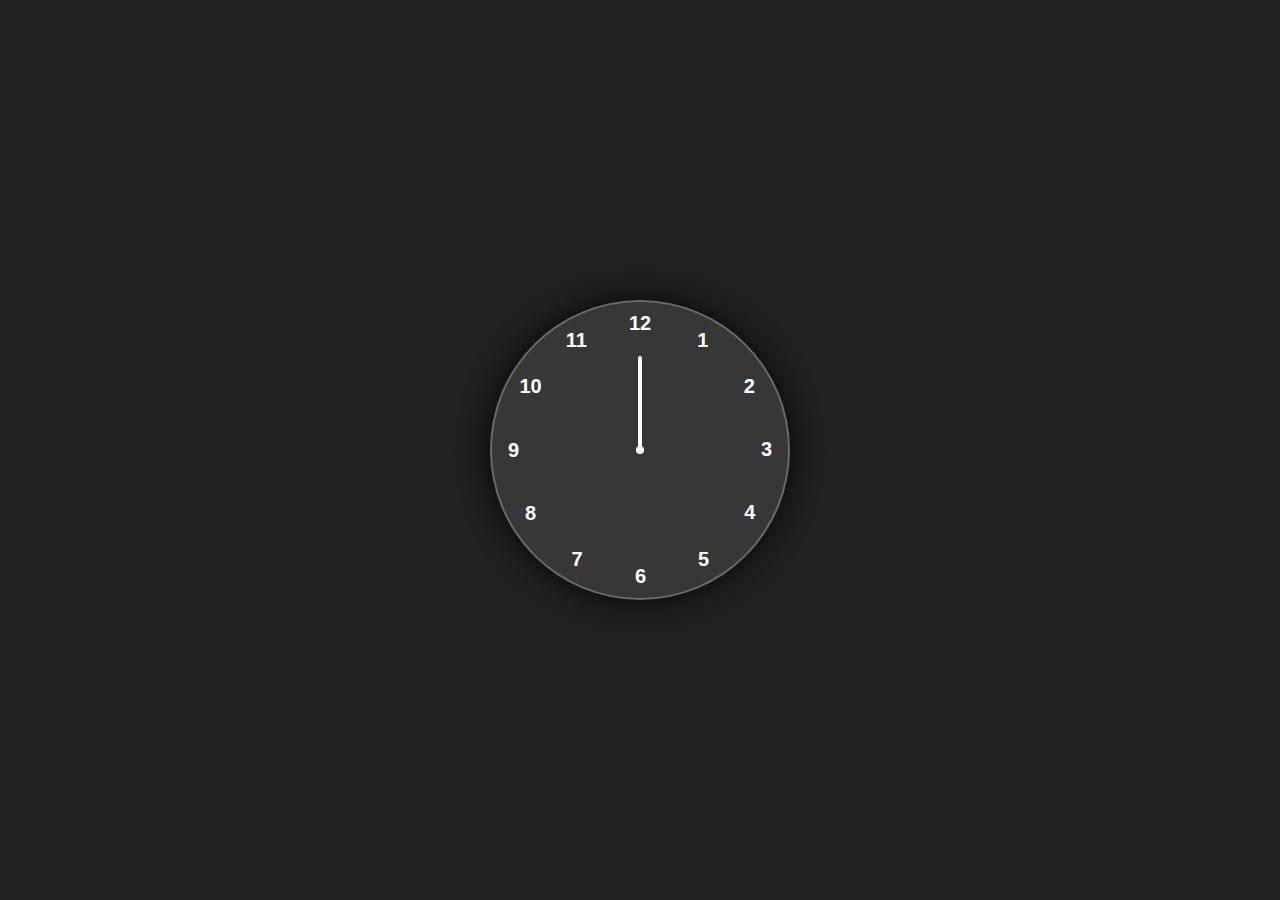
<file: Analog Clock/index.html>
<!DOCTYPE html>
<html lang="en">

  <!-- Kharis pro-tech simple project - John Blesson Rowe-->
  
  <head>
    <meta charset="UTF-8" />
    <meta http-equiv="X-UA-Compatible" content="IE=edge" />
    <meta name="viewport" content="width=device-width, initial-scale=1.0" />
    <link rel="stylesheet" href="style.css" />
    <title>Analog Clock</title>
  </head>

  <body>
    <div class="container">
      <div class="clock">
        <div style="--clr: #ff3d58; --h: 74px" id="hour" class="hand">
          <i></i>
        </div>
        <div style="--clr: #05e13c; --h: 84px" id="min" class="hand">
          <i></i>
        </div>
        <div style="--clr: #ffffff; --h: 94px" id="sec" class="hand">
          <i></i>
        </div>

        <span style="--i: 1"><b>1</b></span>
        <span style="--i: 2"><b>2</b></span>
        <span style="--i: 3"><b>3</b></span>
        <span style="--i: 4"><b>4</b></span>
        <span style="--i: 5"><b>5</b></span>
        <span style="--i: 6"><b>6</b></span>
        <span style="--i: 7"><b>7</b></span>
        <span style="--i: 8"><b>8</b></span>
        <span style="--i: 9"><b>9</b></span>
        <span style="--i: 10"><b>10</b></span>
        <span style="--i: 11"><b>11</b></span>
        <span style="--i: 12"><b>12</b></span>
      </div>
    </div>

    <script src="script.js"></script>
  </body>
</html>
</file>
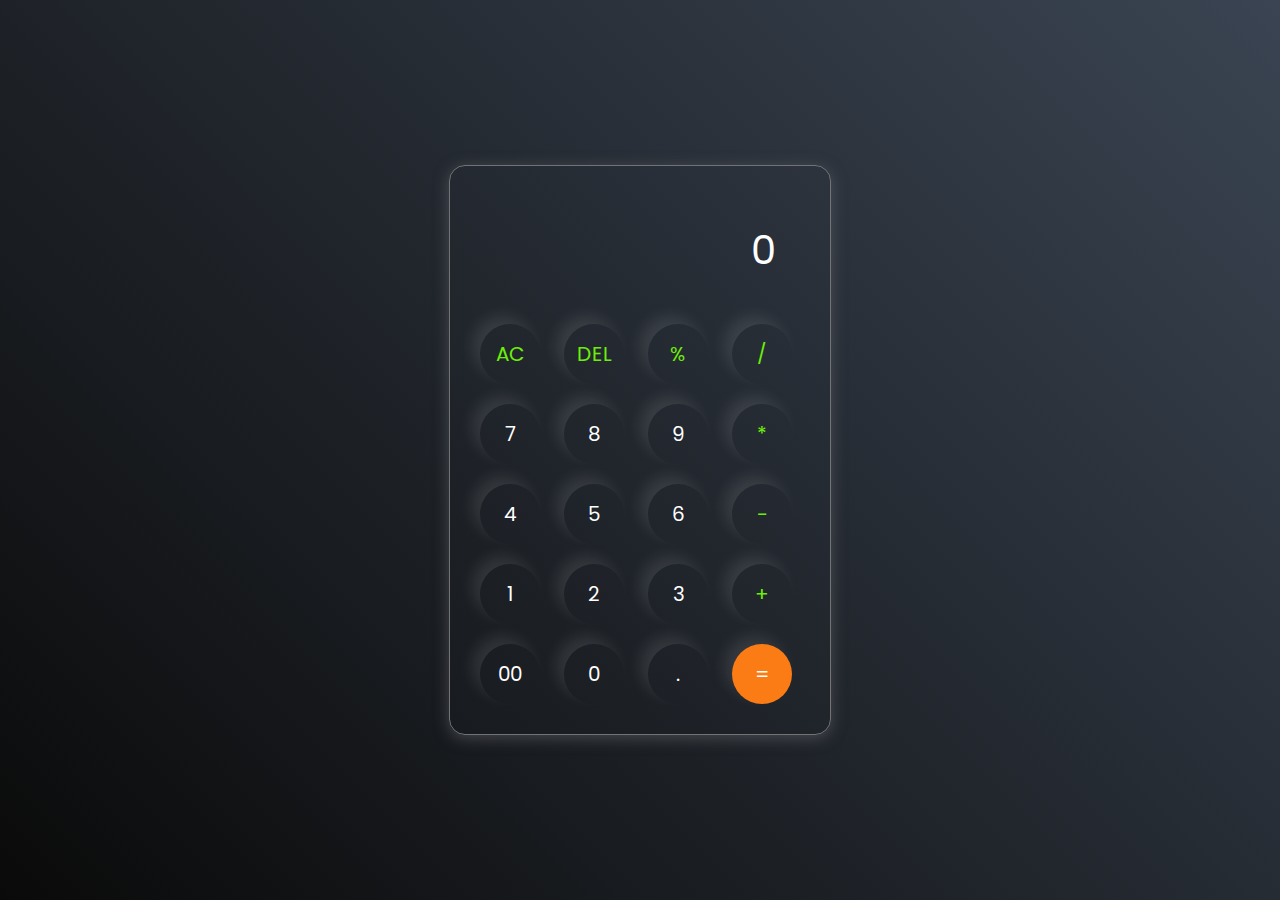
<file: Calculator/index.html>
<!DOCTYPE html>
<html lang="en">

  <!-- Kharis pro-tech simple project - John Blesson Rowe-->

  <head>
    <meta charset="UTF-8" />
    <meta http-equiv="X-UA-Compatible" content="IE=edge" />
    <meta name="viewport" content="width=device-width, initial-scale=1.0" />
    <link rel="stylesheet" href="style.css" />
    <title>Simple Calculator</title>
  </head>
  <body>
    <div class="container">
      <div class="calculator">
        <input type="text" id="inputBox" placeholder="0" />
        <div>
          <button class="button operator">AC</button>
          <button class="button operator">DEL</button>
          <button class="button operator">%</button>
          <button class="button operator">/</button>
        </div>
        <div>
          <button class="button">7</button>
          <button class="button">8</button>
          <button class="button">9</button>
          <button class="button operator">*</button>
        </div>
        <div>
          <button class="button">4</button>
          <button class="button">5</button>
          <button class="button">6</button>
          <button class="button operator">-</button>
        </div>
        <div>
          <button class="button">1</button>
          <button class="button">2</button>
          <button class="button">3</button>
          <button class="button operator">+</button>
        </div>

        <div>
          <button class="button">00</button>
          <button class="button">0</button>
          <button class="button">.</button>
          <button class="button equalBtn">=</button>
        </div>
      </div>
    </div>

    <script src="script.js"></script>
  </body>
</html>
</file>
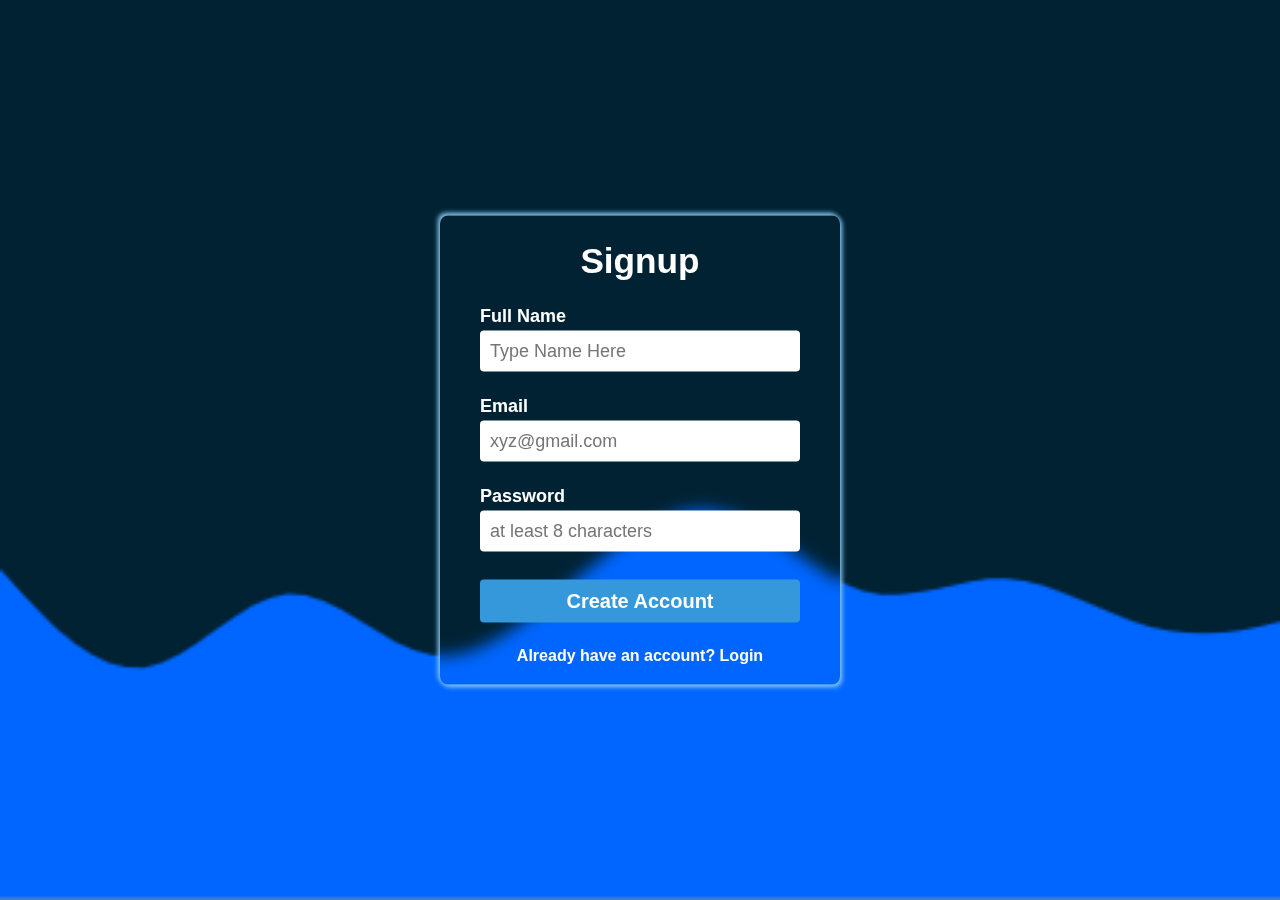
<file: Form Validation/index.html>
<!DOCTYPE html>
<html lang="en">

  <!-- Kharis pro-tech simple project - John Blesson Rowe-->

  <head>
    <meta charset="UTF-8" />
    <meta http-equiv="X-UA-Compatible" content="IE=edge" />
    <meta name="viewport" content="width=device-width, initial-scale=1.0" />
    <link rel="stylesheet" href="style.css" />
    <title>Form Validation in JavaScript</title>
  </head>
  <body>
    <div class="container">
      <div class="box">
        <header class="signup-header">
          <h1>Signup</h1>
        </header>
        <main class="signup-body">
          <form action="#">
            <p>
              <label for="name">Full Name</label>
              <input type="text" placeholder="Type Name Here" id="name" />
              <i class="fa-solid"></i>
              <span id="nameError"></span>
            </p>
            <p>
              <label for="email">Email</label>
              <input type="email" placeholder="xyz@gmail.com" id="email" />
              <i class="fa-solid"></i>
              <span id="emailError"></span>
            </p>
            <p>
              <label for="password">Password</label>
              <input
                type="password"
                placeholder="at least 8 characters"
                id="password"
              />
              <i class="fa-solid"></i>
              <span id="passError"></span>
            </p>
            <p>
              <input type="submit" value="Create Account" id="submitBtn"/>
            </p>
          </form>
        </main>
        <footer class="signup-footer">
          <p>Already have an account? <a href="">Login</a></p>
        </footer>
      </div>
    </div>
  </body>

  <script src="index.js"></script>
  <!-- Add Script file of font awsome to access the icons -->
</html>
</file>
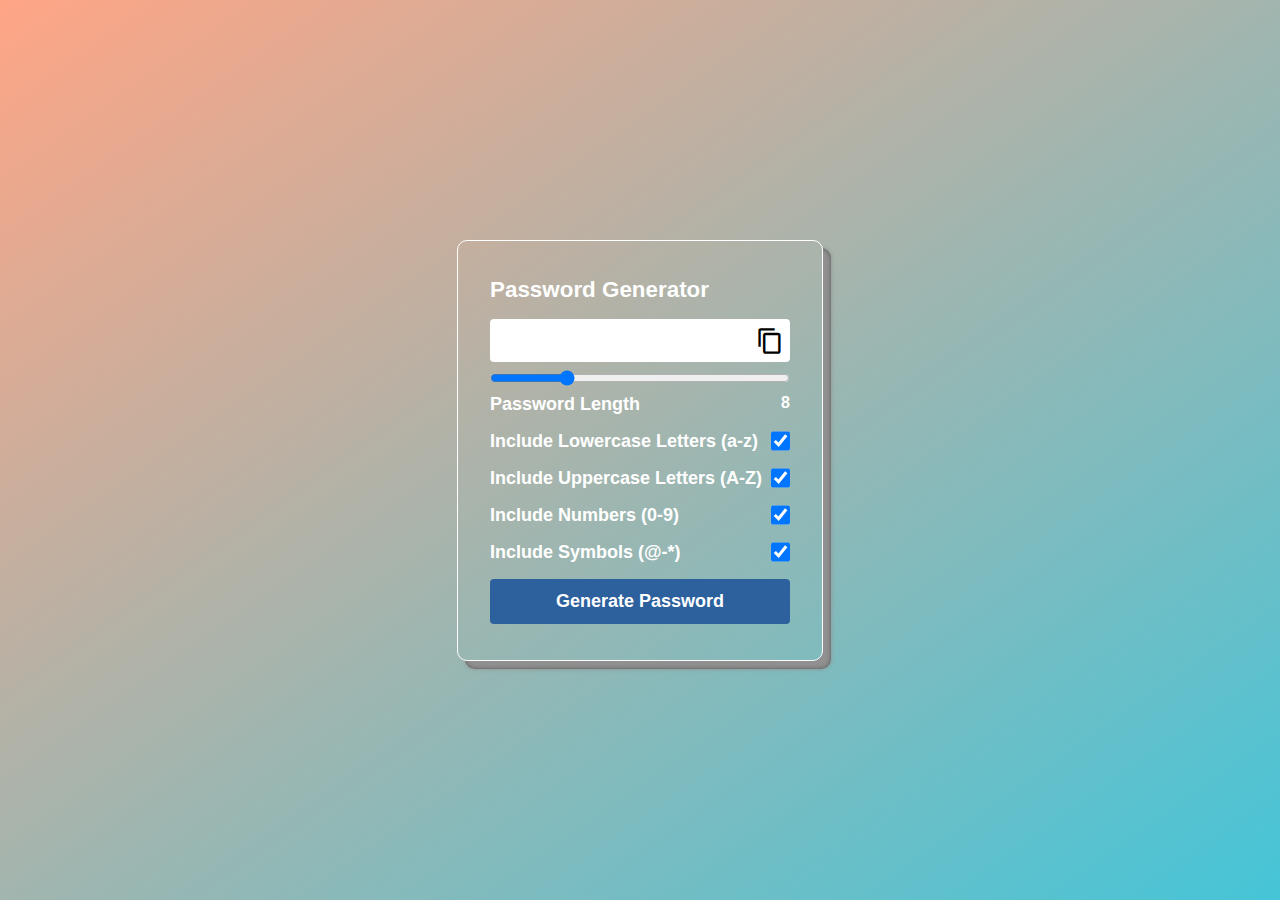
<file: Password Generator/index.html>
<!DOCTYPE html>
<html lang="en">

  <!-- Kharis pro-tech simple project - John Blesson Rowe-->

  <head>
    <meta charset="UTF-8" />
    <meta http-equiv="X-UA-Compatible" content="IE=edge" />
    <meta name="viewport" content="width=device-width, initial-scale=1.0" />
    <link rel="stylesheet" href="style.css" />
    <link
      href="https://fonts.googleapis.com/icon?family=Material+Icons"
      rel="stylesheet"
    />

    <title>Password Generator</title>
  </head>
  <body>
    <div class="container">
      <h1>Password Generator</h1>

      <div class="inputBox">
        <input type="text" class="passBox" id="passBox" disabled />
        <span class="material-icons" id="copyIcon">content_copy</span>
      </div>

      <input type="range" min="1" max="30" value="8" id="inputSlider" />

      <div class="row">
        <p>Password Length</p>
        <span id="sliderValue"></span>
      </div>

      <div class="row">
        <label for="lowercase">Include Lowercase Letters (a-z)</label>
        <input type="checkbox" name="lowercase" id="lowercase" checked/>
      </div>

      <div class="row">
        <label for="uppercase">Include Uppercase Letters (A-Z)</label>
        <input type="checkbox" name="uppercase" id="uppercase" checked/>
      </div>

      <div class="row">
        <label for="numbers">Include Numbers (0-9)</label>
        <input type="checkbox" name="numbers" id="numbers" checked/>
      </div>

      <div class="row">
        <label for="symbols">Include Symbols (@-*)</label>
        <input type="checkbox" name="symbols" id="symbols" checked/>
      </div>

      <button type="button" class="genBtn" id="genBtn">
        Generate Password
      </button>
    </div>

    <script src="script.js"></script>
  </body>
</html>
</file>
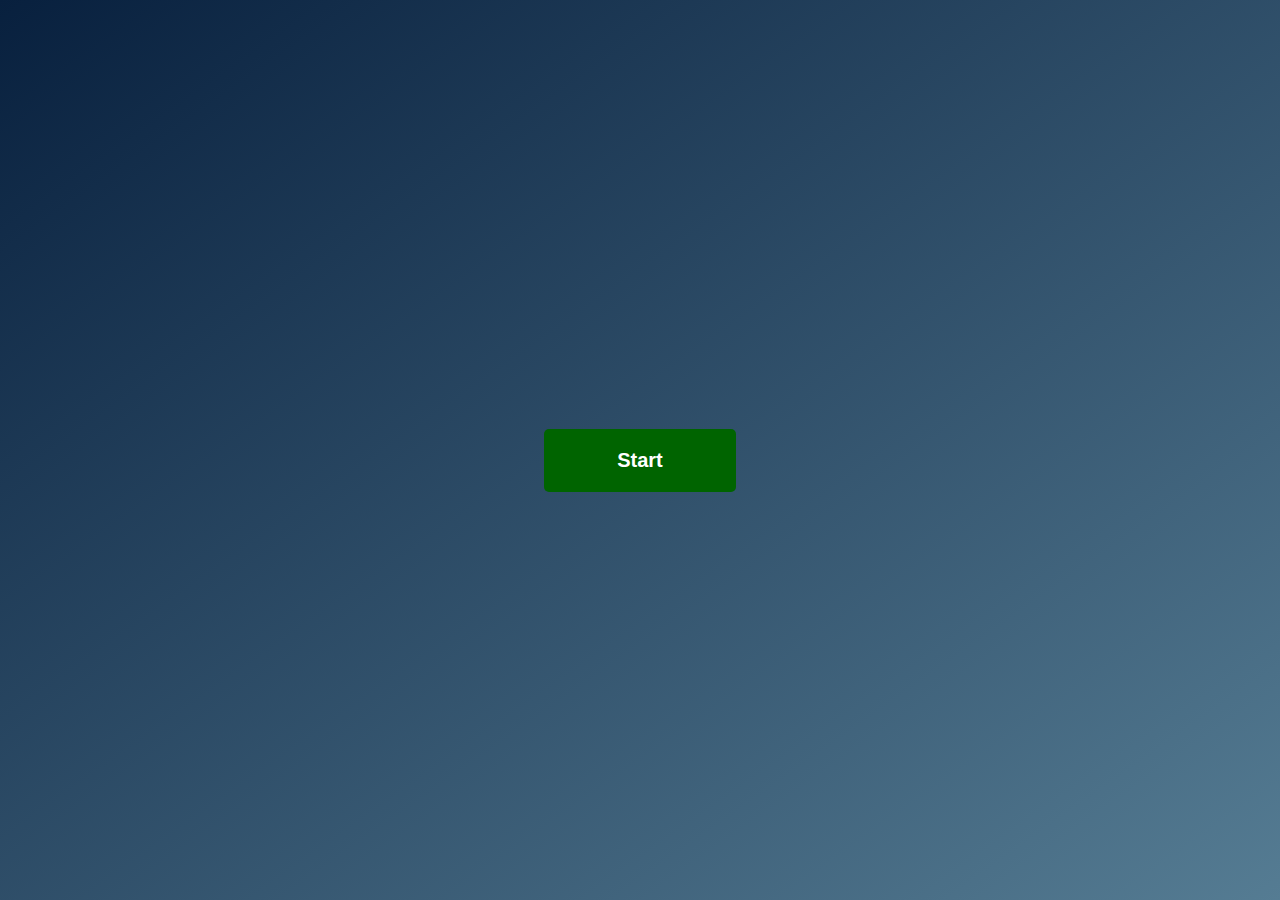
<file: Quiz App/index.html>
<!DOCTYPE html>
<html lang="en">

<!-- Kharis pro-tech simple project - John Blesson Rowe-->

<head>
    <meta charset="UTF-8">
    <meta http-equiv="X-UA-Compatible" content="IE=edge">
    <meta name="viewport" content="width=device-width, initial-scale=1.0">
    <link rel="stylesheet" href="style.css">
    <title>Quiz App using JavaScript</title>
</head>
<body>
    <div class="alert">Alert</div>
    <div class="btn startBtn">Start</div>
    <div class="container">
        <h1>Let's play a Quiz Game</h1>
        <div class="question"></div>
        <div class="choices"></div>
        <button class="btn nextBtn">Next</button>
        <div class="scoreCard"></div>
        <div class="timer"></div>
    </div>

    <script src="script.js"></script>
</body>
</html>
</file>
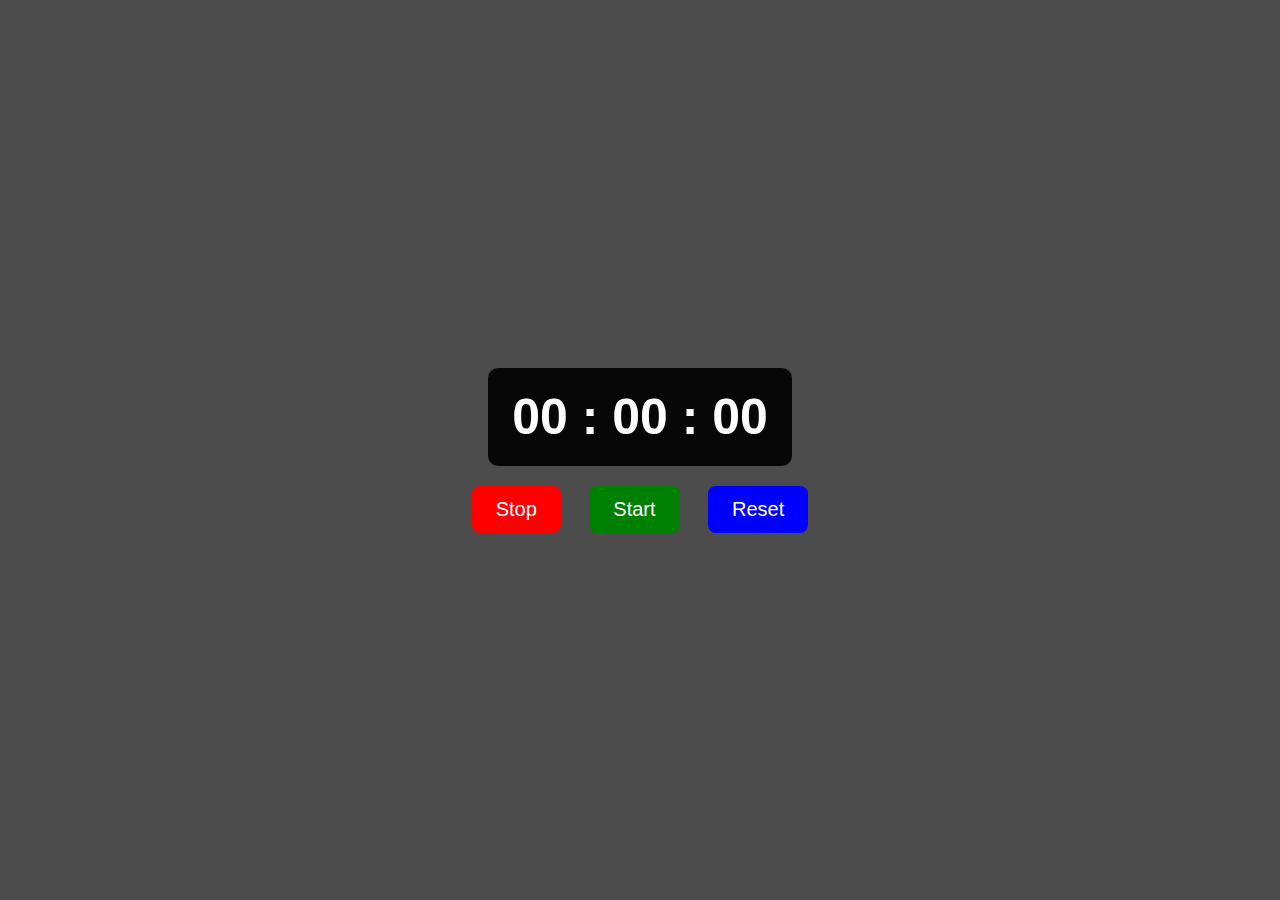
<file: Stopwatch/index.html>
<!DOCTYPE html>
<html lang="en">

<!-- Kharis pro-tech simple project - John Blesson Rowe-->

<head>
    <meta charset="UTF-8">
    <meta http-equiv="X-UA-Compatible" content="IE=edge">
    <meta name="viewport" content="width=device-width, initial-scale=1.0">
    <link rel="stylesheet" href="style.css">
    <title>Stopwatch</title>
</head>
<body>
    <div class="stopwatch">
        <div class="timerDisplay">00 : 00 : 00</div>
    </div>

    <div class="buttons">
        <button id="stopBtn" class="btn" style="--clr:red;">Stop</button>

        <button id="startBtn" class="btn" style="--clr:green">Start</button>

        <button id="resetBtn" class="btn" style="--clr:blue">Reset</button>
    </div>

    <script src="script.js"></script>
</body>
</html>
</file>
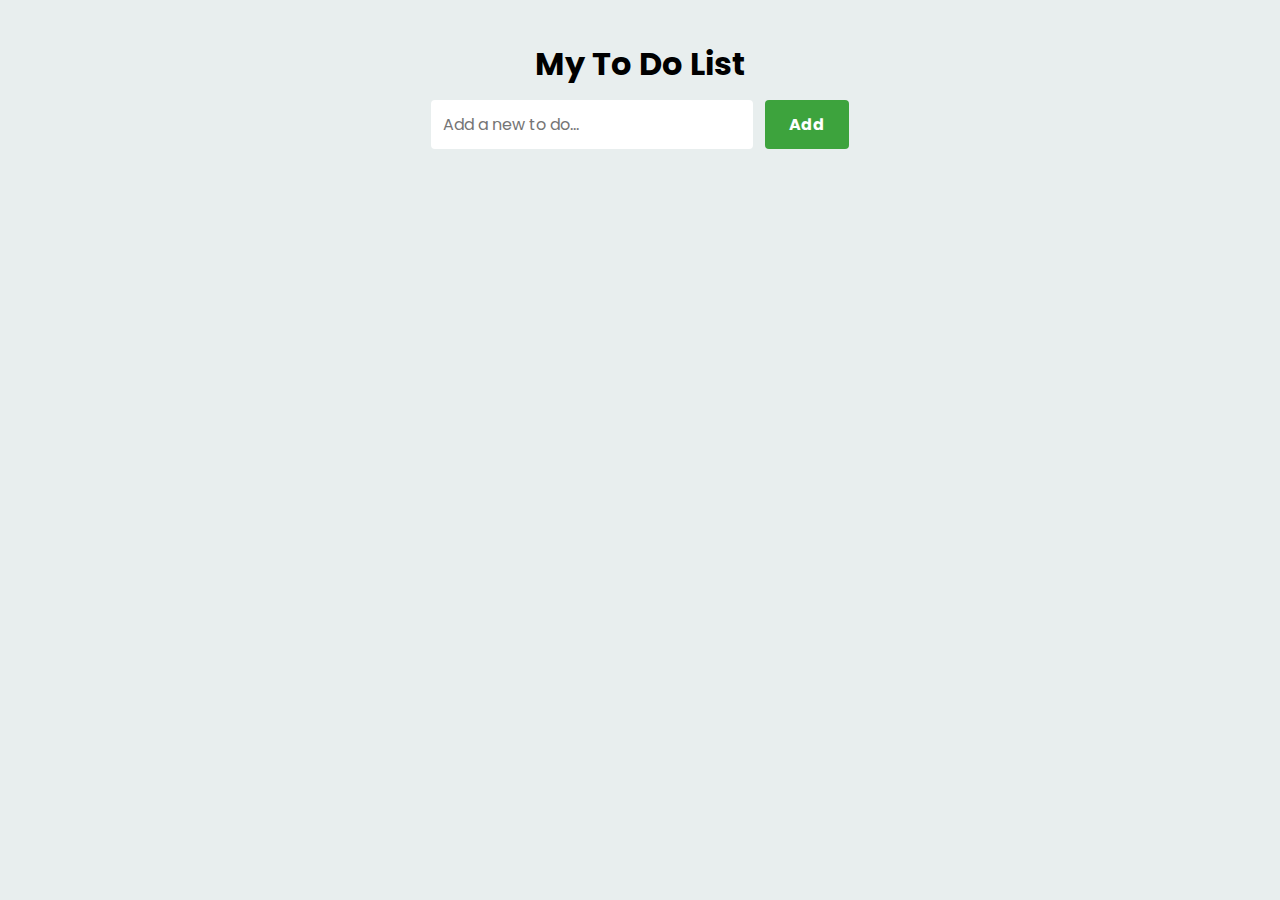
<file: To Do List/index.html>
<!DOCTYPE html>
<html lang="en">

<!-- Kharis pro-tech simple project - John Blesson Rowe-->

<head>
    <meta charset="UTF-8">
    <meta http-equiv="X-UA-Compatible" content="IE=edge">
    <meta name="viewport" content="width=device-width, initial-scale=1.0">
    <link rel="stylesheet" href="style.css">
    <title>To Do List - JavaScript Project</title>
</head>
<body>
    <div class="container">
        <div class="input-container">
            <h1>My To Do List</h1>
            <input type="text" placeholder="Add a new to do..." id="inputBox">
            <input type="button" value="Add" id="addBtn">
        </div>

        <ul class="todoList" id="todoList">
            <!-- <li><p>Task1</p></li>
            <li>Task2</li>
            <li>Task3</li> -->
        </ul>
    </div>

    <script src="script.js"></script>
</body>
</html>
</file>
<file: Analog Clock/style.css>
*{
    margin: 0;
    padding: 0;
    box-sizing: border-box;
    font-family: sans-serif;
    color: #ffffff;
}

body{
    display: flex;
    justify-content: center;
    align-items: center;
    min-height: 100vh;
    background-color: #212121;
}

.container{
    position: relative;
}

.clock{
    width: 300px;
    height: 300px;
    border-radius: 50%;
    background-color: rgba(255, 255, 255, 0.1);
    border: 2px solid rgba(255, 255, 255, 0.25);
    box-shadow: 0px 0px 30px rgba(0, 0, 0, 0.9);
    display: flex;
    justify-content: center;
    align-items: center;
}

.clock span{
    position: absolute;
    transform: rotate(calc(30deg * var(--i))); 
    inset: 12px;
    text-align: center;
}

.clock span b{
    transform: rotate(calc(-30deg * var(--i)));
    display: inline-block;
    font-size: 20px;
}

.clock::before{
    content: '';
    position: absolute;
    width: 8px;
    height: 8px;
    border-radius: 50%;
    background-color: #fff;
    z-index: 2;
}

.hand{
    position: absolute;
    display: flex;
    justify-content: center;
    align-items: flex-end;
}
.hand i{
    position: absolute;
    background-color: var(--clr);
    width: 4px;
    height: var(--h);
    border-radius: 8px;
}
</file>
<file: Calculator/style.css>
@import url('https://fonts.googleapis.com/css2?family=Poppins:wght@500&display=swap');

*{
    margin: 0;
    padding: 0;
    box-sizing: border-box;
    font-family: 'Poppins', sans-serif;
}

body{
    width: 100%;
    height: 100vh;
    display: flex;
    justify-content: center;
    align-items: center;
    background: linear-gradient(45deg, #0a0a0a, #3a4452);
}

.calculator{
    border: 1px solid #717377;
    padding: 20px;
    border-radius: 16px;
    background: transparent;
    box-shadow: 0px 3px 15px rgba(113, 115, 119, 0.5);

}

input{
    width: 320px;
    border: none;
    padding: 24px;
    margin: 10px;
    background: transparent;
    box-shadow: 0px 3px 15px rgbs(84, 84, 84, 0.1);
    font-size: 40px;
    text-align: right;
    cursor: pointer;
    color: #ffffff;
}

input::placeholder{
    color: #ffffff;
}

button{
    border: none;
    width: 60px;
    height: 60px;
    margin: 10px;
    border-radius: 50%;
    background: transparent;
    color: #ffffff;
    font-size: 20px;
    box-shadow: -8px -8px 15px rgba(255, 255, 255, 0.1);
    cursor: pointer;
}

.equalBtn{
    background-color: #fb7c14;
}

.operator{
    color: #6dee0a;
}
</file>
<file: Form Validation/style.css>
*{
    margin: 0;
    padding: 0;
    box-sizing: border-box;
    font-family: sans-serif;
    color: #fff;
}

.container{
    width: 100%;
    height: 100vh;
    background: url('wave-haikei.png') no-repeat;
    background-size: cover;
}

.box{
    width: 400px;
    position: relative;
    top: 50%;
    left: 50%;
    transform: translate(-50%, -50%);
    box-shadow: 2px 2px 5px #89c9f3, -2px -2px 5px #89c9f3;
    border-radius: 8px;
    backdrop-filter: blur(8px);
    padding: 20px 40px;
}

.signup-header h1{
    font-size: 2.2rem;
    text-align: center;
    padding: 5px 8px;
}

.signup-body p{
    margin-top: 20px;
    position: relative;
}
.signup-body p i{
    position: absolute;
    top: 34px;
    right: 16px;
    color: #008000;
    font-size: 22px;
}
.signup-body p span{
    font-size: 18px;
    font-weight: 600;
    color: #90ee90;
}
.signup-body p label{
    font-size: 18px;
    font-weight: 600; 
    cursor: pointer;
}

.signup-body p input{
    width: 100%;
    padding: 10px;
    border-radius: 4px;
    font-size: 18px;
    margin-block: 4px;
    border: none;
    outline: none;
    color: #000;
}

.signup-body p input[type="submit"]{
    border: none;
    background-color: #3498db;
    color: #fff;
    font-size: 20px;
    font-weight: 700;
    cursor: pointer;
}

.signup-body p input[type="submit"]:hover{
    background-color: #2773a5;
}

.signup-footer p{
    text-align: center;
    font-weight: 600;
    margin-top: 20px;
}

.signup-footer p a{
    text-decoration: none;
}
.signup-footer p a:hover{
    text-decoration: underline;
}
</file>
<file: Password Generator/style.css>
*{
    margin: 0;
    padding: 0;
    box-sizing: border-box;
    font-family: sans-serif;
}

body{
    max-width: 100vw;
    min-height: 100vh;
    display: flex;
    justify-content: center;
    align-items: center;
    background: linear-gradient(to right bottom, #ffa585, #45c5d8);
    color: #fff;
    font-weight: 600;
}

.container{
    border: 0.5px solid #fff;
    border-radius: 10px;
    padding: 28px 32px;
    display: flex;
    flex-direction: column;
    background: transparent;
    box-shadow: 8px 8px 4px #909090, 8px 8px 0px #575757;
}

.container h1{
    font-size: 1.4rem;
    margin-block: 8px;
}
.inputBox{
    position: relative;
}

.inputBox span{
    position: absolute;
    top: 16px;
    right: 6px;
    color: #000;
    font-size: 28px;
    cursor: pointer;
    z-index: 2;
}
.passBox{
    background-color: #fff;
    border: none;
    outline: none;
    padding: 10px;
    width: 300px;
    border-radius: 4px;
    font-size: 20px;
    margin-block: 8px;
    text-overflow: ellipsis;
}

.row{
    display: flex;
    margin-block: 8px;
}

.row p, .row label{
    flex-basis: 100%;
    font-size: 18px;
}

.row input[type="checkbox"]{
    width: 20px;
    height: 20px;
}

.genBtn{
    border: none;
    outline: none;
    background-color: #2c619e;
    padding: 12px 24px;
    color: #fff;
    font-size: 18px;
    margin-block: 8px;
    font-weight: 700;
    cursor: pointer;
    border-radius: 4px;
}

.genBtn:hover{
    background-color: #0066ff;
}
</file>
<file: Quiz App/style.css>
* {
    margin: 0;
    padding: 0;
    box-sizing: border-box;
    font-family: Verdana, Geneva, Tahoma, sans-serif;
}

body {
    width: 100%;
    height: 100vh;
    background: linear-gradient(to right bottom, #08203e, #557c93);
    color: #fff;
    display: grid;
    place-items: center;
}

.container {
    width: 80%;
    max-width: 850px;
    padding: 30px;
    text-align: center;
    display: none;
}

.container h1 {
    font-size: 36px;
    margin-bottom: 40px;
    text-decoration: underline;
    text-underline-offset: 8px;
}

.container .question {
    font-size: 26px;
    margin-top: 20px;
}

.container .choices {
    margin-top: 20px;
}

.choice {
    font-size: 20px;
    background-color: #eee;
    color: #000;
    margin: 10px auto;
    padding: 10px;
    border-radius: 5px;
    text-align: left;
    width: 60%;
    cursor: pointer;
    opacity: 0;
    transform: translateY(50%);
    animation: fade-in 0.5s ease forwards;
}

.choice:hover{
    background-color: #ddd;
}

.choice.selected{
    background-color: #007bff;
    color: #fff;
}

.btn{
    width: 60%;
    font-size: 20px;
    font-weight: 600;
    padding: 12px 20px;
    margin: 20px auto 0 auto;
    background-color: #006400;
    color: #fff;
    border: none;
    border-radius: 5px;
    cursor: pointer;
}

.btn:hover{
    background-color: #08780c;
}

.scoreCard{
    font-size: 24px;
    margin-top: 20px;
}

.alert{
    background-color: #5d9b63;
    border-radius: 5px;
    width: 100%;
    padding: 12px;
    position: absolute;
    top: 0;
    display: none;
}

.startBtn{
    width: 15%;
    padding-block: 20px;
    text-align: center;
}

.timer{
    position: absolute;
    top: 20px;
    right: 20px;
    width: 72px;
    height: 72px;
    border-radius: 50%;
    background-color: #08203e;
    border: 2px solid #f00;
    font-size: 24px;
    font-weight: 600;
    padding: 12px;
    display: flex;
    justify-content: center;
    align-items: center;
    animation: pulse 1s ease-in-out infinite;
}

/* Adding Animation to Timer */
@keyframes pulse{
    0%{
        transform: scale(1);
    }
    50%{
        transform: scale(1.2);
    }
    100%{
        transform: scale(1);
    }
}

/* Adding Animation to choices */
@keyframes fade-in{
    0%{
        opacity: 0;
        transform: translateY(50%);
    }
    100%{
        opacity: 1;
        transform: translateY(0);
    }
}

@media screen and (max-width:900px){
    .container {
        width: 100%;
        margin-top: 50px;
    }
    .container h1{
        font-size: 24px;
    }
    .container .question{
        font-size: 22px;
    }

    .timer{
        width: 50px;
        height: 50px;
        font-size: 20px;
    }

    .startBtn{
        width: 50%;
    }
}
</file>
<file: Stopwatch/style.css>
*{
    margin: 0;
    padding: 0;
    box-sizing: border-box;
    font-family: Verdana, Geneva, Tahoma, sans-serif;
}

body{
    background-color: rgba(0, 0, 0, 0.7);
    color: #ffffff;
    display: flex;
    justify-content: center;
    align-items: center;
    min-height: 100vh;
    flex-direction: column;
}

.stopwatch{
    background-color: rgba(0, 0, 0, 0.9);
    padding: 20px 24px;
    border-radius: 10px;
}

.timerDisplay{
    font-size: 50px;
    font-weight: 600;
}

.buttons{
    margin-top: 20px;
}

.btn{
    font-size: 20px;
    background: none;
    border: none;
    color: #fff;
    background-color: var(--clr);
    padding: 12px 24px;
    margin-inline: 12px;
    border-radius: 8px;
    cursor: pointer;
}
</file>
<file: To Do List/style.css>
@import url('https://fonts.googleapis.com/css2?family=Poppins&display=swap');

*{
    margin: 0;
    padding: 0;
    box-sizing: border-box;
    font-family: 'Poppins', sans-serif;
}

body{
    background-color: rgb(232, 238, 238);
}

.container{
    display: flex;
    flex-direction: column;
    justify-content: center;
    align-items: center;
    margin-top: 20px;
}

.input-container{
    width: 100%;
    max-width: 500px;
    text-align: center;
    padding: 20px;
}

.input-container input{
    border: none;
    outline: none;
    padding: 12px;
    margin-block: 12px;
    border-radius: 4px;
    font-size: 16px;
}

.input-container input[type="text"]{
    width: 70%;
}

.input-container input[type="button"]{
    background-color: #3da33d;
    color: #fff;
    font-weight: 700;
    margin-left: 8px;
    cursor: pointer;
    padding: 12px 24px;
}

.input-container input[type="button"]:hover{
    background-color: #60b160;
}

ul{
    width: 70%;
    max-width: 450px;
    /* display: flex;
    justify-content: center;
    flex-direction: column;
    align-items: center; */
}

ul li{
    list-style-type: none;
    cursor: pointer;
    margin-block-end: 12px;
    border-radius: 8px;
    border: 0.125px solid #a19f9f;
    padding: 6px 12px;
    background-color: #ffffff;
    display: flex;
    align-items: center;
    justify-content: space-between;
    transition: background-color 0.5s;
}

ul li:hover{
    background-color: #cbcaca;
}

ul li p{
    flex-grow: 1;
    padding: 2px;
}
.btn{
    border: none;
    outline: none;
    font-size: 16px;
    background: none;
    font-weight: 600;
    cursor: pointer;
    padding: 8px;
}

.deleteBtn{
    color: #ff0000;
}

.editBtn{
    color: #008000;
}
</file>
